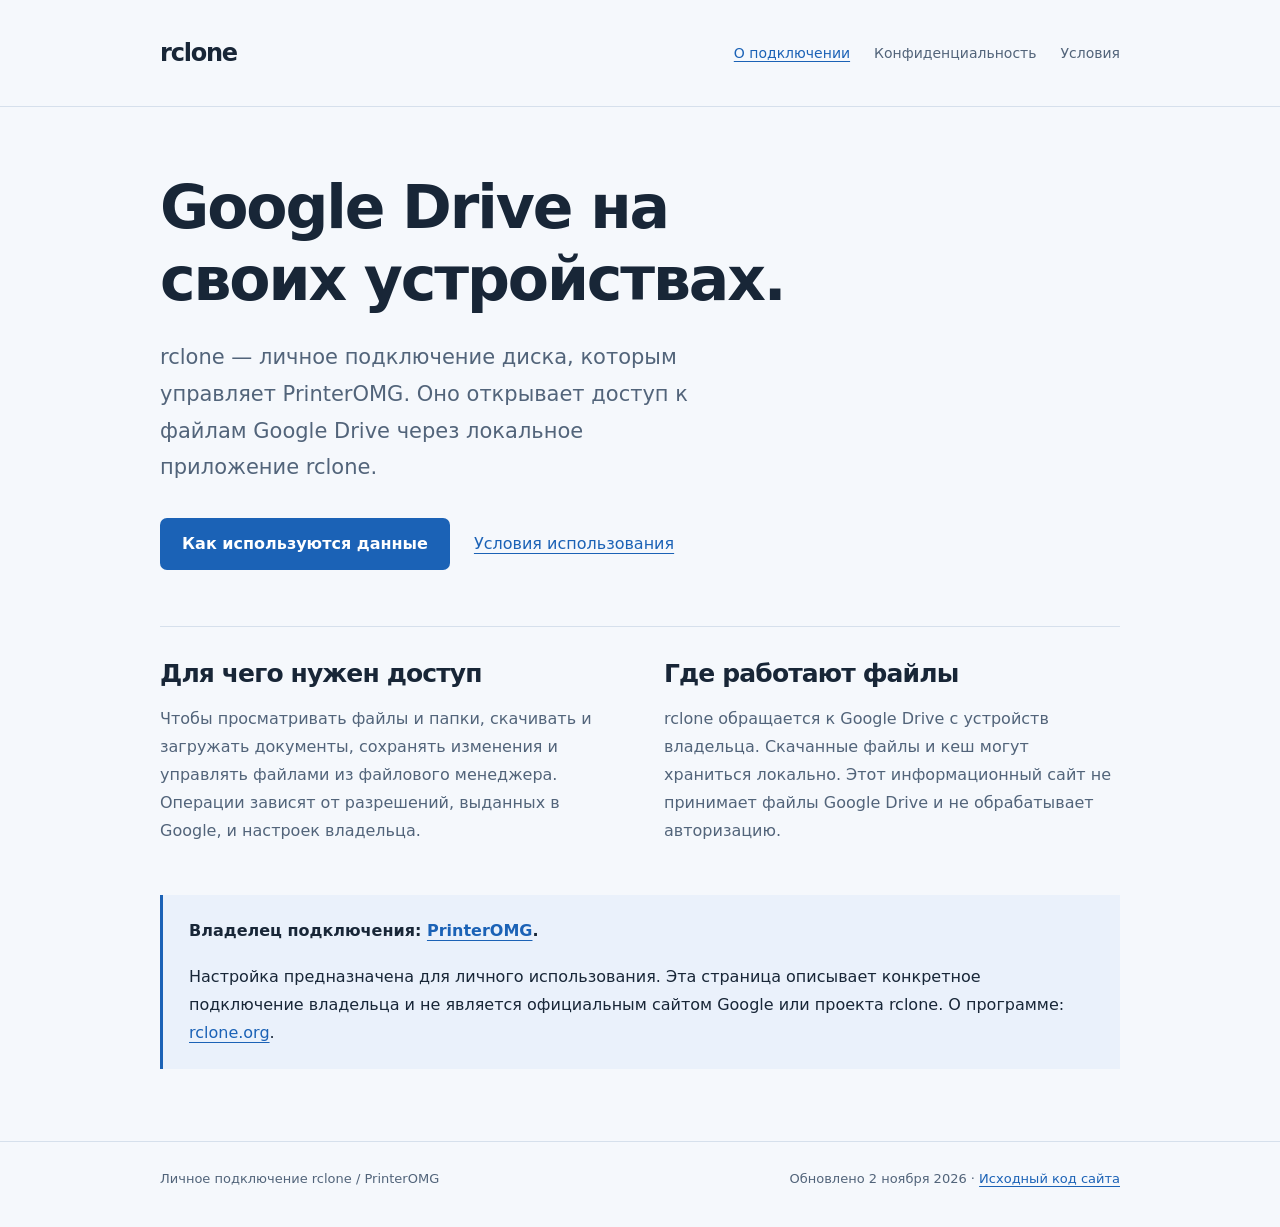
<file: index.html>
<!doctype html>
<html lang="ru">
<head>
  <meta charset="utf-8">
  <meta name="viewport" content="width=device-width, initial-scale=1">
  <meta name="description" content="rclone — личное подключение Google Drive на устройствах PrinterOMG. Назначение приложения, использование данных и политика конфиденциальности.">
  <meta name="referrer" content="strict-origin-when-cross-origin">
  <title>rclone — личное подключение Google Drive</title>
  <link rel="stylesheet" href="./styles.css">
</head>
<body>
  <a class="skip" href="#content">Перейти к содержимому</a>
  <header><div class="shell header-inner">
    <a class="brand" href="./" aria-label="rclone — главная">rclone</a>
    <nav aria-label="Основная навигация">
      <a href="./" aria-current="page">О подключении</a>
      <a href="./privacy/">Конфиденциальность</a>
      <a href="./terms/">Условия</a>
    </nav>
  </div></header>
  <main id="content" class="shell">
    <div class="intro">
      <h1>Google Drive на своих устройствах.</h1>
      <p class="lead">rclone — личное подключение диска, которым управляет PrinterOMG. Оно открывает доступ к файлам Google Drive через локальное приложение rclone.</p>
      <div class="actions">
        <a class="button" href="./privacy/">Как используются данные</a>
        <a href="./terms/">Условия использования</a>
      </div>
    </div>
    <div class="details">
      <section>
        <h2>Для чего нужен доступ</h2>
        <p>Чтобы просматривать файлы и папки, скачивать и загружать документы, сохранять изменения и управлять файлами из файлового менеджера. Операции зависят от разрешений, выданных в Google, и настроек владельца.</p>
      </section>
      <section>
        <h2>Где работают файлы</h2>
        <p>rclone обращается к Google Drive с устройств владельца. Скачанные файлы и кеш могут храниться локально. Этот информационный сайт не принимает файлы Google Drive и не обрабатывает авторизацию.</p>
      </section>
    </div>
    <aside class="owner" aria-label="О владельце подключения">
      <p><strong>Владелец подключения: <a href="https://github.com/PrinterOMG">PrinterOMG</a>.</strong></p>
      <p>Настройка предназначена для личного использования. Эта страница описывает конкретное подключение владельца и не является официальным сайтом Google или проекта rclone. О программе: <a href="https://rclone.org/">rclone.org</a>.</p>
    </aside>
  </main>
  <footer><div class="shell footer-inner">
    <p>Личное подключение rclone / PrinterOMG</p>
    <p>Обновлено 2 ноября 2026 · <a href="https://github.com/PrinterOMG/rclone-oauth-site">Исходный код сайта</a></p>
  </div></footer>
</body>
</html>
</file>
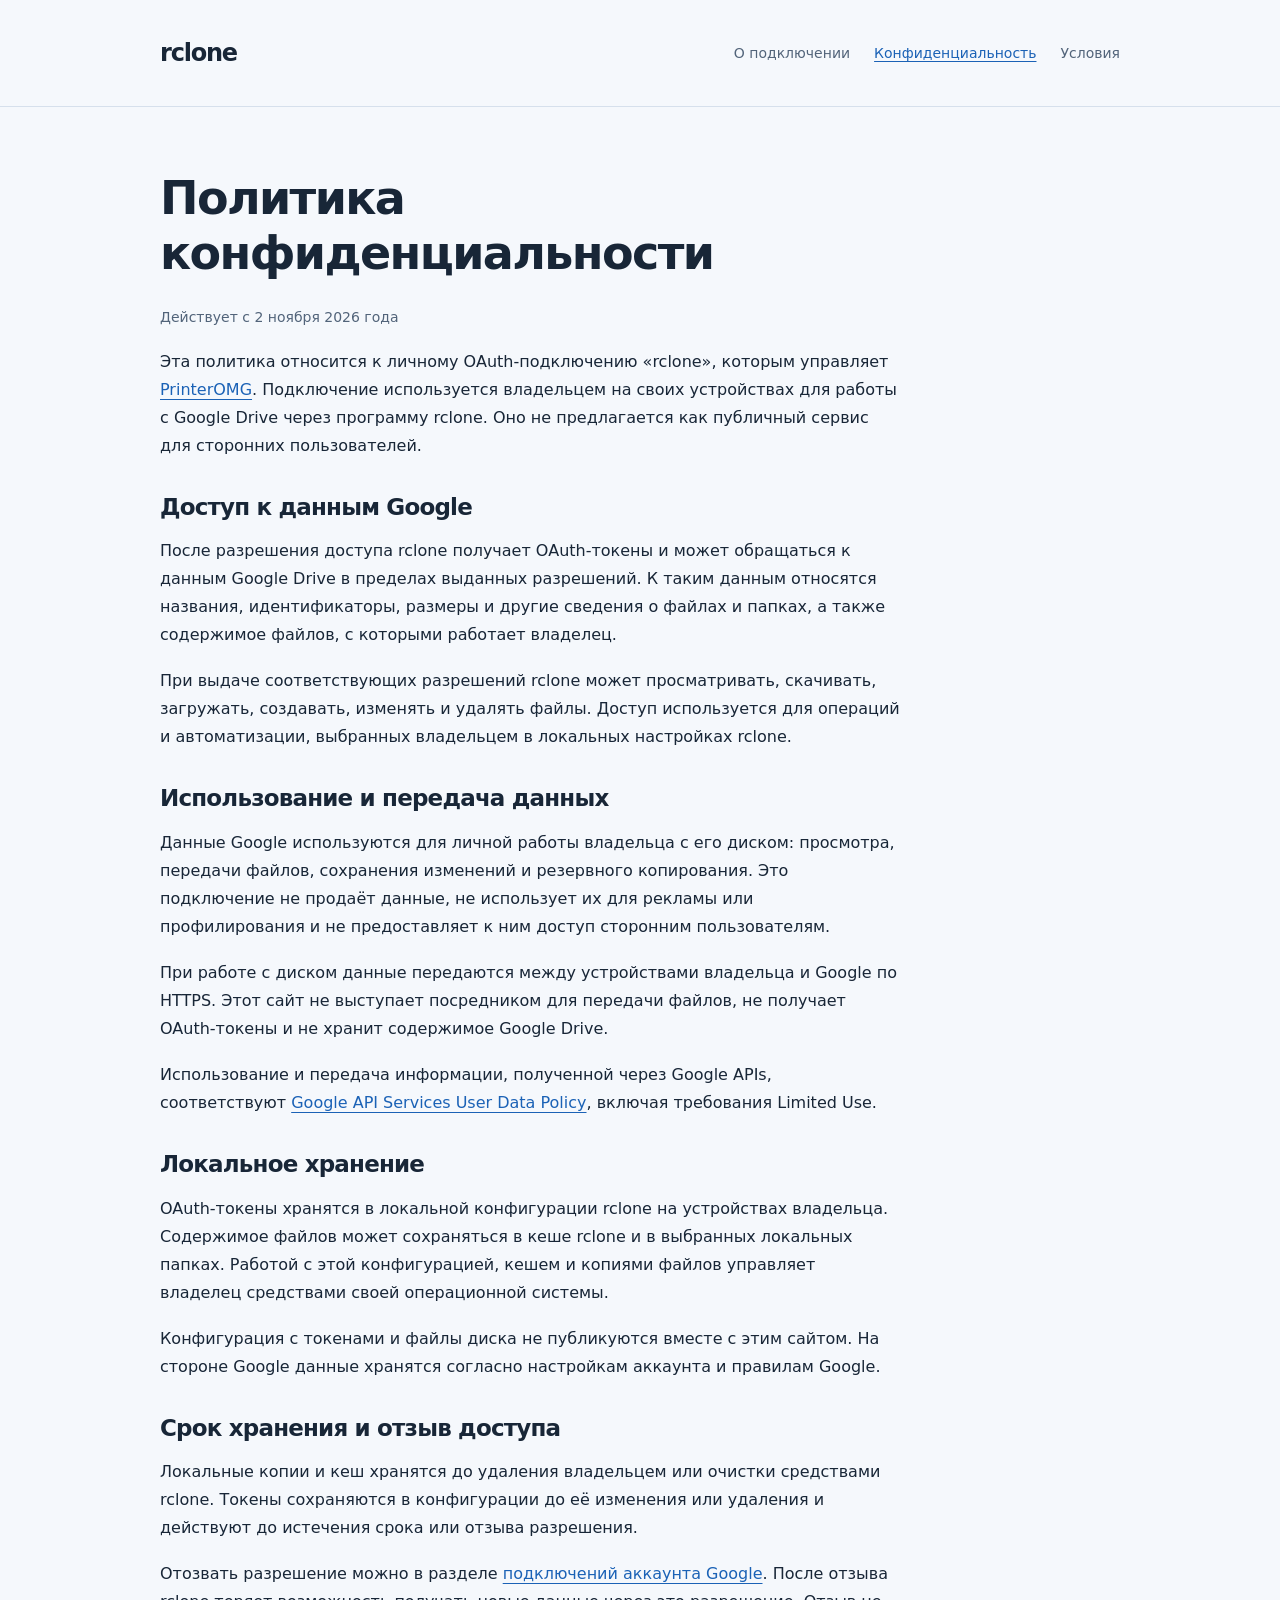
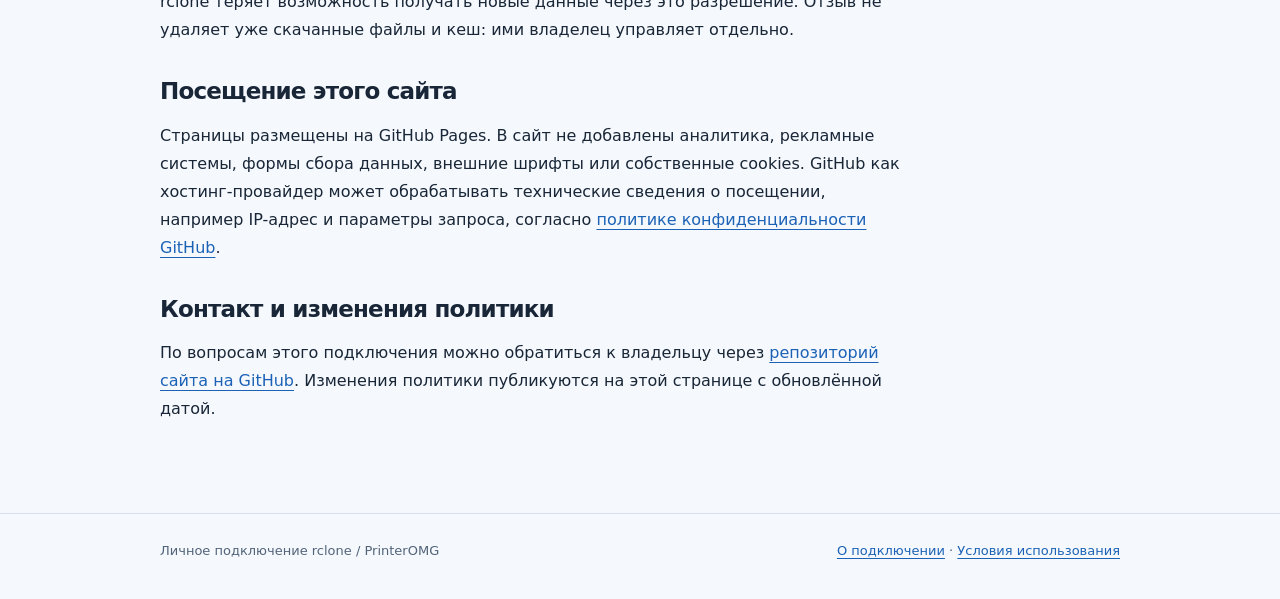
<file: privacy/index.html>
<!doctype html>
<html lang="ru">
<head>
  <meta charset="utf-8">
  <meta name="viewport" content="width=device-width, initial-scale=1">
  <meta name="description" content="Политика конфиденциальности личного подключения rclone к Google Drive, которым управляет PrinterOMG.">
  <meta name="referrer" content="strict-origin-when-cross-origin">
  <title>Конфиденциальность — rclone / PrinterOMG</title>
  <link rel="stylesheet" href="../styles.css">
</head>
<body>
  <a class="skip" href="#content">Перейти к содержимому</a>
  <header><div class="shell header-inner">
    <a class="brand" href="../" aria-label="rclone — главная">rclone</a>
    <nav aria-label="Основная навигация">
      <a href="../">О подключении</a>
      <a href="./" aria-current="page">Конфиденциальность</a>
      <a href="../terms/">Условия</a>
    </nav>
  </div></header>
  <main id="content" class="shell">
    <article class="prose">
      <h1>Политика конфиденциальности</h1>
      <p class="date">Действует с 2 ноября 2026 года</p>
      <p>Эта политика относится к личному OAuth-подключению «rclone», которым управляет <a href="https://github.com/PrinterOMG">PrinterOMG</a>. Подключение используется владельцем на своих устройствах для работы с Google Drive через программу rclone. Оно не предлагается как публичный сервис для сторонних пользователей.</p>
      <section>
        <h2>Доступ к данным Google</h2>
        <p>После разрешения доступа rclone получает OAuth-токены и может обращаться к данным Google Drive в пределах выданных разрешений. К таким данным относятся названия, идентификаторы, размеры и другие сведения о файлах и папках, а также содержимое файлов, с которыми работает владелец.</p>
        <p>При выдаче соответствующих разрешений rclone может просматривать, скачивать, загружать, создавать, изменять и удалять файлы. Доступ используется для операций и автоматизации, выбранных владельцем в локальных настройках rclone.</p>
      </section>
      <section>
        <h2>Использование и передача данных</h2>
        <p>Данные Google используются для личной работы владельца с его диском: просмотра, передачи файлов, сохранения изменений и резервного копирования. Это подключение не продаёт данные, не использует их для рекламы или профилирования и не предоставляет к ним доступ сторонним пользователям.</p>
        <p>При работе с диском данные передаются между устройствами владельца и Google по HTTPS. Этот сайт не выступает посредником для передачи файлов, не получает OAuth-токены и не хранит содержимое Google Drive.</p>
        <p>Использование и передача информации, полученной через Google APIs, соответствуют <a href="https://developers.google.com/terms/api-services-user-data-policy">Google API Services User Data Policy</a>, включая требования Limited Use.</p>
      </section>
      <section>
        <h2>Локальное хранение</h2>
        <p>OAuth-токены хранятся в локальной конфигурации rclone на устройствах владельца. Содержимое файлов может сохраняться в кеше rclone и в выбранных локальных папках. Работой с этой конфигурацией, кешем и копиями файлов управляет владелец средствами своей операционной системы.</p>
        <p>Конфигурация с токенами и файлы диска не публикуются вместе с этим сайтом. На стороне Google данные хранятся согласно настройкам аккаунта и правилам Google.</p>
      </section>
      <section>
        <h2>Срок хранения и отзыв доступа</h2>
        <p>Локальные копии и кеш хранятся до удаления владельцем или очистки средствами rclone. Токены сохраняются в конфигурации до её изменения или удаления и действуют до истечения срока или отзыва разрешения.</p>
        <p>Отозвать разрешение можно в разделе <a href="https://myaccount.google.com/connections">подключений аккаунта Google</a>. После отзыва rclone теряет возможность получать новые данные через это разрешение. Отзыв не удаляет уже скачанные файлы и кеш: ими владелец управляет отдельно.</p>
      </section>
      <section>
        <h2>Посещение этого сайта</h2>
        <p>Страницы размещены на GitHub Pages. В сайт не добавлены аналитика, рекламные системы, формы сбора данных, внешние шрифты или собственные cookies. GitHub как хостинг-провайдер может обрабатывать технические сведения о посещении, например IP-адрес и параметры запроса, согласно <a href="https://docs.github.com/en/site-policy/privacy-policies/github-general-privacy-statement">политике конфиденциальности GitHub</a>.</p>
      </section>
      <section>
        <h2>Контакт и изменения политики</h2>
        <p>По вопросам этого подключения можно обратиться к владельцу через <a href="https://github.com/PrinterOMG/rclone-oauth-site/issues">репозиторий сайта на GitHub</a>. Изменения политики публикуются на этой странице с обновлённой датой.</p>
      </section>
    </article>
  </main>
  <footer><div class="shell footer-inner">
    <p>Личное подключение rclone / PrinterOMG</p>
    <p><a href="../">О подключении</a> · <a href="../terms/">Условия использования</a></p>
  </div></footer>
</body>
</html>
</file>
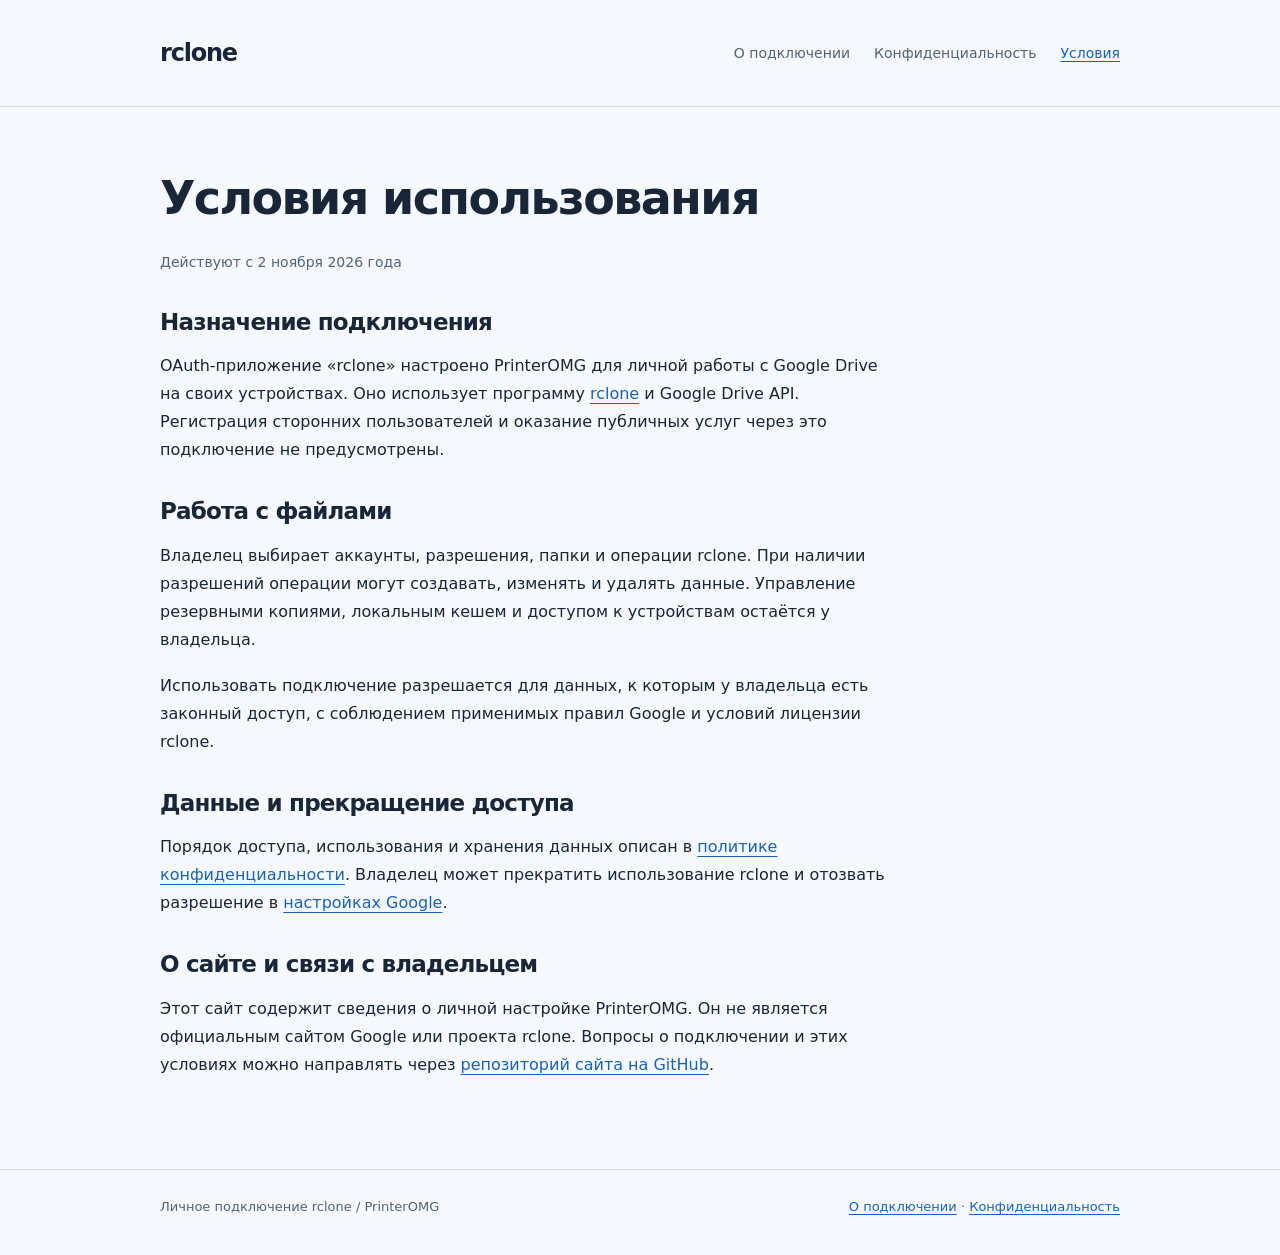
<file: terms/index.html>
<!doctype html>
<html lang="ru">
<head>
  <meta charset="utf-8">
  <meta name="viewport" content="width=device-width, initial-scale=1">
  <meta name="description" content="Условия использования личного подключения rclone к Google Drive, которым управляет PrinterOMG.">
  <meta name="referrer" content="strict-origin-when-cross-origin">
  <title>Условия использования — rclone / PrinterOMG</title>
  <link rel="stylesheet" href="../styles.css">
</head>
<body>
  <a class="skip" href="#content">Перейти к содержимому</a>
  <header><div class="shell header-inner">
    <a class="brand" href="../" aria-label="rclone — главная">rclone</a>
    <nav aria-label="Основная навигация">
      <a href="../">О подключении</a>
      <a href="../privacy/">Конфиденциальность</a>
      <a href="./" aria-current="page">Условия</a>
    </nav>
  </div></header>
  <main id="content" class="shell">
    <article class="prose">
      <h1>Условия использования</h1>
      <p class="date">Действуют с 2 ноября 2026 года</p>
      <section>
        <h2>Назначение подключения</h2>
        <p>OAuth-приложение «rclone» настроено PrinterOMG для личной работы с Google Drive на своих устройствах. Оно использует программу <a href="https://rclone.org/">rclone</a> и Google Drive API. Регистрация сторонних пользователей и оказание публичных услуг через это подключение не предусмотрены.</p>
      </section>
      <section>
        <h2>Работа с файлами</h2>
        <p>Владелец выбирает аккаунты, разрешения, папки и операции rclone. При наличии разрешений операции могут создавать, изменять и удалять данные. Управление резервными копиями, локальным кешем и доступом к устройствам остаётся у владельца.</p>
        <p>Использовать подключение разрешается для данных, к которым у владельца есть законный доступ, с соблюдением применимых правил Google и условий лицензии rclone.</p>
      </section>
      <section>
        <h2>Данные и прекращение доступа</h2>
        <p>Порядок доступа, использования и хранения данных описан в <a href="../privacy/">политике конфиденциальности</a>. Владелец может прекратить использование rclone и отозвать разрешение в <a href="https://myaccount.google.com/connections">настройках Google</a>.</p>
      </section>
      <section>
        <h2>О сайте и связи с владельцем</h2>
        <p>Этот сайт содержит сведения о личной настройке PrinterOMG. Он не является официальным сайтом Google или проекта rclone. Вопросы о подключении и этих условиях можно направлять через <a href="https://github.com/PrinterOMG/rclone-oauth-site/issues">репозиторий сайта на GitHub</a>.</p>
      </section>
    </article>
  </main>
  <footer><div class="shell footer-inner">
    <p>Личное подключение rclone / PrinterOMG</p>
    <p><a href="../">О подключении</a> · <a href="../privacy/">Конфиденциальность</a></p>
  </div></footer>
</body>
</html>
</file>
<file: styles.css>
:root {
  color-scheme: light;
  --paper: #f5f8fc;
  --ink: #182637;
  --muted: #52647a;
  --blue: #1b62b6;
  --line: #d6e0ec;
  --white: #fff;
  font-family: "Trebuchet MS", "DejaVu Sans", sans-serif;
  color: var(--ink);
  background: var(--paper);
}
* { box-sizing: border-box; }
body { margin: 0; font-size: 16px; line-height: 1.75; }
a { color: var(--blue); text-underline-offset: .22em; }
a:hover { text-decoration-thickness: 2px; }
a:focus-visible { outline: 3px solid var(--blue); outline-offset: 5px; border-radius: 2px; }
.shell { width: min(100% - 48px, 960px); margin: auto; }
.skip { position: absolute; top: -100px; left: 24px; padding: 8px 16px; background: var(--white); }
.skip:focus { top: 12px; }
header { padding: 32px 0; border-bottom: 1px solid var(--line); }
.header-inner { display: flex; align-items: center; justify-content: space-between; gap: 24px; }
.brand { color: var(--ink); font-size: 24px; font-weight: 700; letter-spacing: -.05em; text-decoration: none; }
nav { display: flex; gap: 24px; flex-wrap: wrap; font-size: 14px; }
nav a { color: var(--muted); text-decoration: none; }
nav a[aria-current="page"] { color: var(--blue); text-decoration: underline; }
main { padding: 64px 0 72px; }
h1, h2 { line-height: 1.2; letter-spacing: -.035em; }
h1 { margin: 0 0 24px; font-size: clamp(36px, 6vw, 60px); max-width: 15ch; }
h2 { margin: 0 0 16px; font-size: 25px; }
p { margin: 0 0 18px; }
.lead { color: var(--muted); font-size: 21px; max-width: 42ch; }
.intro { max-width: 700px; }
.intro .lead { margin-bottom: 32px; }
.actions { display: flex; gap: 16px 24px; align-items: center; flex-wrap: wrap; }
.button { display: inline-block; padding: 12px 22px; background: var(--blue); color: var(--white); border-radius: 7px; text-decoration: none; font-weight: 700; }
.button:hover { background: #154f94; }
.details { margin-top: 56px; display: grid; grid-template-columns: 1fr 1fr; gap: 48px; border-top: 1px solid var(--line); padding-top: 32px; }
.details p { color: var(--muted); }
.owner { margin-top: 32px; padding: 22px 26px; border-left: 3px solid var(--blue); background: #eaf1fb; }
.owner p:last-child { margin: 0; }
.prose { max-width: 740px; }
.prose h1 { font-size: clamp(32px, 5vw, 46px); max-width: 24ch; overflow-wrap: anywhere; }
.prose section { margin-top: 34px; }
.prose h2 { font-size: 23px; }
.date { color: var(--muted); font-size: 14px; }
ul { padding-left: 23px; }
li { margin: 8px 0; }
footer { padding: 26px 0 36px; border-top: 1px solid var(--line); color: var(--muted); font-size: 13px; }
.footer-inner { display: flex; justify-content: space-between; gap: 24px; flex-wrap: wrap; }
footer p { margin: 0; }
@media (max-width: 680px) {
  .shell { width: min(100% - 36px, 960px); }
  header { padding: 20px 0; }
  .header-inner { align-items: flex-start; flex-direction: column; gap: 12px; }
  nav { gap: 10px 18px; font-size: 13px; }
  main { padding: 40px 0 48px; }
  .lead { font-size: 18px; }
  .details { grid-template-columns: 1fr; gap: 24px; margin-top: 40px; }
  .owner { padding: 18px 20px; }
}
</file>
